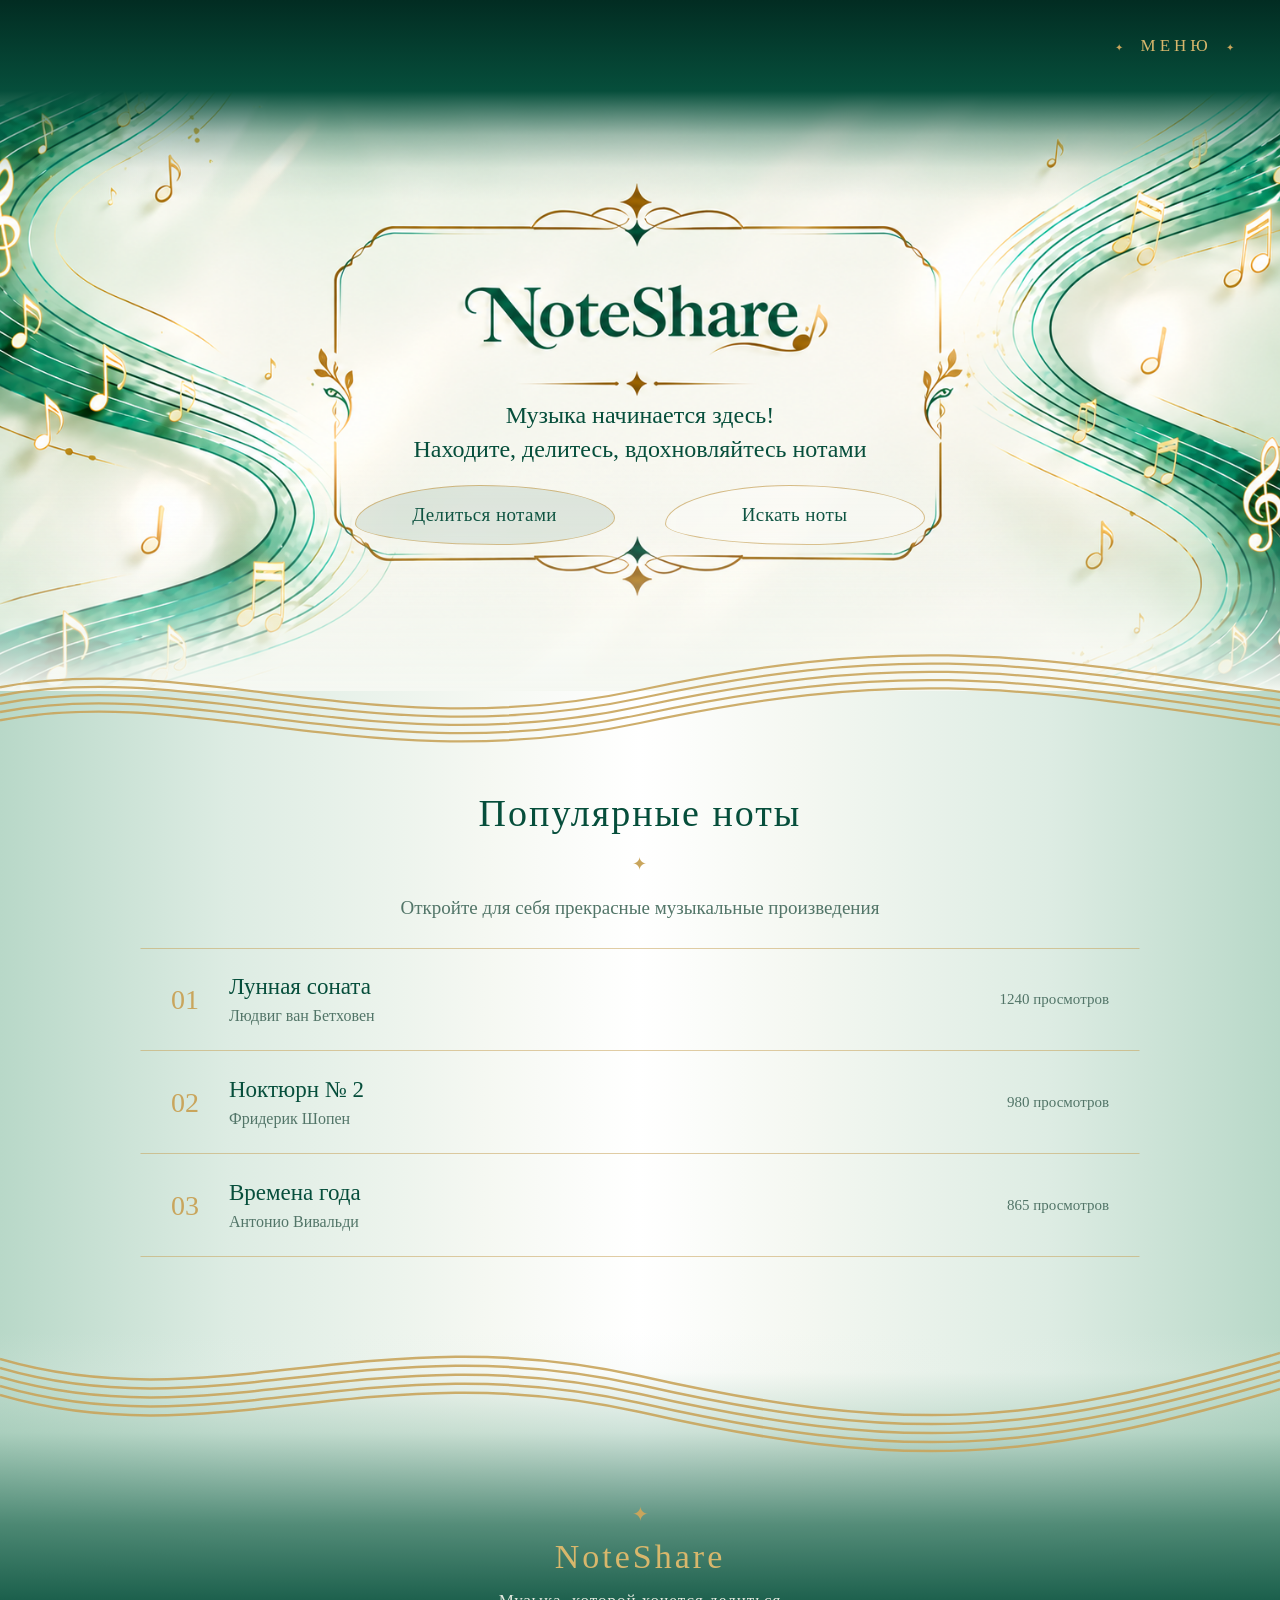
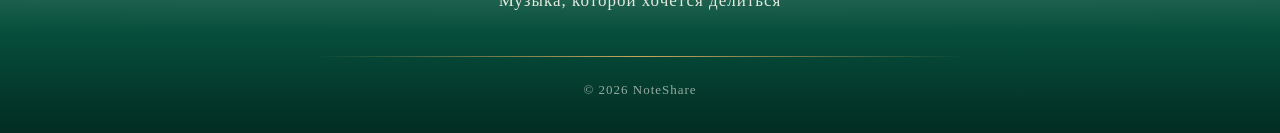
<file: web/index.html>
<!DOCTYPE html>
<html lang="ru">
<head>
    <meta charset="UTF-8">
    <meta name="viewport" content="width=device-width, initial-scale=1.0">
    <title>NoteShare - обмен нотами</title>
    <link rel="stylesheet" href="style.css">
</head>
<body>
    <header>
        <div class="menu-container">
            <button class="menu-toggle" type="button" aria-expanded="false">
                <span class="menu-label">МЕНЮ</span>
            </button>
            <nav class="drop_menu">
                <ul>
                    <li><a href="index.html">Главная</a></li>
                    <li><a href="#catalog">Галерея нот</a></li>
                    <li><a href="#composers">Композиторы</a></li>
                    <li><a href="#about">О проекте</a></li>
                </ul>
            </nav>
        </div>
    </header>
    <main>
        <section class="hero" id="home">
            <div class="hero-content">
                <p>Музыка начинается здесь!</p>
                <p>Находите, делитесь, вдохновляйтесь нотами</p>
                <div class="hero-buttons">
                    <a href="#upload" class="btn btn-upload">Делиться нотами</a>
                    <a href="#search" class="btn btn-search">Искать ноты</a>
                </div>
            </div>
        </section>
        <section class="popular-notes" id="catalog">
            <h2>Популярные ноты</h2>

            <p class="section-description">
                Откройте для себя прекрасные музыкальные произведения
            </p>
            <div class="popular-list">

                <article class="popular-item">
                    <span class="popular-number">01</span>
                    <div class="popular-info">
                        <h3>Лунная соната</h3>
                        <p>Людвиг ван Бетховен</p>
                    </div>
                    <span class="popular-views">1240 просмотров</span>
                </article>

                <article class="popular-item">
                    <span class="popular-number">02</span>
                    <div class="popular-info">
                        <h3>Ноктюрн № 2</h3>
                        <p>Фридерик Шопен</p>
                    </div>
                    <span class="popular-views">980 просмотров</span>
                </article>

                <article class="popular-item">
                    <span class="popular-number">03</span>
                    <div class="popular-info">
                        <h3>Времена года</h3>
                        <p>Антонио Вивальди</p>
                    </div>
                    <span class="popular-views">865 просмотров</span>
                </article>
            </div>
        </section>
    </main>
    <footer class="footer">
        <div class="footer-content">
            <div class="footer-decoration">✦</div>

            <h2>NoteShare</h2>

            <p class="footer-description">
                Музыка, которой хочется делиться
            </p>

            <div class="footer-line"></div>

            <p class="footer-copyright">
                © 2026 NoteShare
            </p>
        </div>
    </footer>
</body>
</html>
</file>
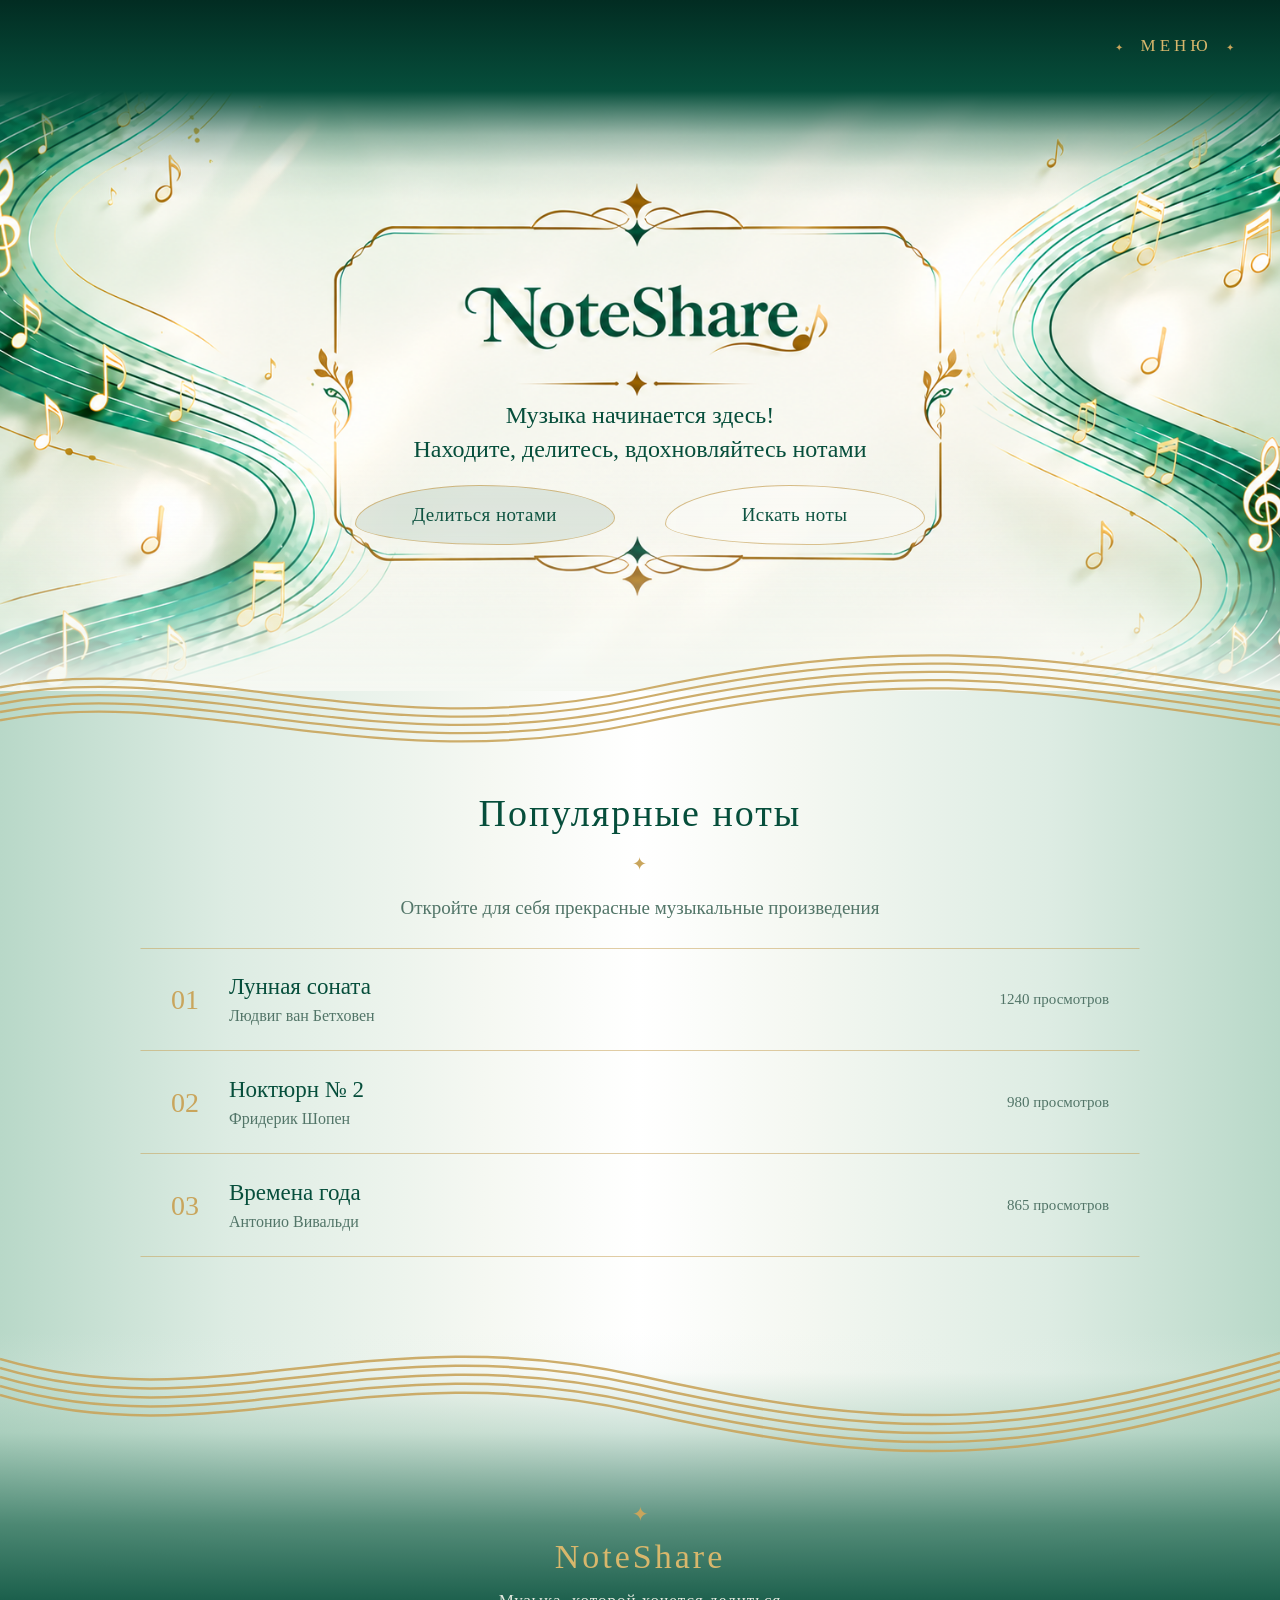
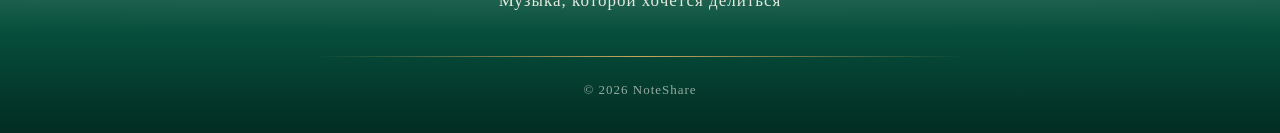
<file: web/output.html>
<!DOCTYPE html>
<html lang="ru">
<head>
    <meta charset="UTF-8">
    <meta name="viewport" content="width=device-width, initial-scale=1.0">
    <title>NoteShare - обмен нотами</title>
    <link rel="stylesheet" href="style.css">
</head>
<body><header><div class="menu-container"><button class="menu-toggle" type="button" aria-expanded="false"><span class="menu-label">МЕНЮ</span></button><nav class="drop_menu"><ul><li><a href="index.html">Главная</a></li><li><a href="#catalog">Галерея нот</a></li><li><a href="#composers">Композиторы</a></li><li><a href="#about">О проекте</a></li></ul></nav></div></header><main><section class="hero" id="home"><div class="hero-content"><p>Музыка начинается здесь!</p><p>Находите, делитесь, вдохновляйтесь нотами</p><div class="hero-buttons"><a href="#upload" class="btn btn-upload">Делиться нотами</a><a href="#search" class="btn btn-search">Искать ноты</a></div></div></section><section class="popular-notes" id="catalog"><h2>Популярные ноты</h2><p class="section-description">Откройте для себя прекрасные музыкальные произведения</p><div class="popular-list"><article class="popular-item"><span class="popular-number">01</span><div class="popular-info"><h3>Лунная соната</h3><p>Людвиг ван Бетховен</p></div><span class="popular-views">1240 просмотров</span></article><article class="popular-item"><span class="popular-number">02</span><div class="popular-info"><h3>Ноктюрн № 2</h3><p>Фридерик Шопен</p></div><span class="popular-views">980 просмотров</span></article><article class="popular-item"><span class="popular-number">03</span><div class="popular-info"><h3>Времена года</h3><p>Антонио Вивальди</p></div><span class="popular-views">865 просмотров</span></article></div></section></main><footer class="footer"><div class="footer-content"><div class="footer-decoration">✦</div><h2>NoteShare</h2><p class="footer-description">Музыка, которой хочется делиться</p><div class="footer-line"></div><p class="footer-copyright">© 2026 NoteShare</p></div></footer></body>
</html>
</file>
<file: web/style.css>
header {
    position: relative;
    z-index: 10;

    padding: 24px 55px 23px;

    background: linear-gradient(
        to bottom,
        #022C22 0%,
        #064E3B 100%
    );
}
.menu-container {
    position: relative;
    width: fit-content;
    margin-left: auto;
    margin-right: -4%;
}
.menu-toggle {
    display: flex;
    align-items: center;
    justify-content: center;
    background: transparent;
    border: none;
    padding: 12px 20px;
    cursor: pointer;
}

.menu-label {
    color: #D8B76C;
    font-family: Georgia, serif;
    font-size: 17px;
    font-weight: 400;
    letter-spacing: 4px;
    transition: all 0.3s ease;
}

.menu-label::before,
.menu-label::after {
    content: "✦";
    font-size: 10px;
    margin: 0 14px;
    color: #C9A55C;
}

.menu-toggle:hover .menu-label {
    color: #FFF1C7;
    text-shadow: 0 0 12px rgba(201, 165, 92, 0.65);
}
.drop_menu {
    position: absolute;
    top: 50%;
    right: 190px;

    width: max-content;
    padding: 0;

    background: transparent;
    border: none;
    box-shadow: none;

    opacity: 0;
    visibility: hidden;
    transform: translateY(-50%) translateX(20px);

    transition: opacity 0.3s ease,
                transform 0.3s ease,
                visibility 0.3s ease;
}
.menu-container:hover .drop_menu,
.menu-container:focus-within .drop_menu {
    opacity: 1;
    visibility: visible;
    transform: translateY(-50%) translateX(0);
}
.drop_menu ul {
    display: flex;
    flex-direction: row;
    gap: 20px;
    list-style: none;
    padding: 0;
    margin: 0;
}
.drop_menu a {
    display: inline-block;

    color: #D8B76C;
    text-decoration: none;
    font-family: Georgia, serif;
    font-size: 16px;
    letter-spacing: 1px;

    padding: 9px 16px;

    border: 1px solid transparent;
    border-radius: 48% 52% 45% 55% / 65% 55% 45% 35%;

    transition: all 0.3s ease;
}

.drop_menu a:hover {
    color: #FFF1C7;

    border-color: rgba(201, 165, 92, 0.75);

    background: rgba(201, 165, 92, 0.08);

    text-shadow: 0 0 10px rgba(201, 165, 92, 0.6);

    box-shadow: 0 0 12px rgba(201, 165, 92, 0.2);
}
body {
    margin: 0;
    padding: 0;
}
.hero {
    background-image: url("images/hero-main.png");
    background-size: cover;
    background-position: center;
    background-repeat: no-repeat;
    min-height: 600px;
    display: flex;
    justify-content: center;
    align-items: center;
    position: relative;
}

.hero::before {
    content: "";
    position: absolute;
    top: 0;
    left: 0;
    right: 0;
    height: 110px;

    background: linear-gradient(
        to bottom,
        #064E3B 0%,
        rgba(6, 78, 59, 0.75) 15%,
        rgba(6, 78, 59, 0.35) 40%,
        rgba(6, 78, 59, 0.08) 70%,
        transparent 100%
    );
    pointer-events: none;
}
.hero-content {
    text-align: center;
    background-color: transparent;
    border: none;
    padding: 0;
    max-width: 700px;
    transform: translateY(80px);
}
.hero-content p {
    color: #064E3B;
    font-size: 24px;
    font-weight: 400;
    line-height: 1.3;
    margin: 3px 0;
}
.hero-buttons {
    display: flex;
    justify-content: center;
    align-items: center;
    gap: 50px;
    margin-top: 20px;
}
.btn {
    display: inline-block;
    padding: 18px 35px;
    min-width: 260px;
    box-sizing: border-box;
    text-align: center;
    border: 1px solid rgba(201,165,92,0.75);
    border-radius: 48% 52% 45% 55% / 65% 55% 45% 35%;
    text-decoration: none;
    font-size: 19px;
    font-weight: 400;
    letter-spacing: 0.4px;
    box-shadow: none;
    backdrop-filter: blur(6px);
    transition: all 0.3s ease;
}
.btn-upload {
    background: rgba(6, 78, 59, 0.10);
    color: #064E3B;
}
.btn-search {
    background: rgba(255, 255, 255, 0.35);
    color: #064E3B;
}
.btn:hover {
    background: rgba(201, 165, 92, 0.16);
    border-color: #C9A55C;
    transform: translateY(-3px);
    box-shadow: 0 4px rgba(6, 78, 59, 0.08);
}
.popular-notes {
    padding: 45px 40px 100px;
    text-align: center;

    background: linear-gradient(
        to right,
        #B8D8C8 0%,
        #DDECE3 18%,
        #F5F8F2 38%,
        #FFFFFF 50%,
        #F5F8F2 62%,
        #DDECE3 82%,
        #B8D8C8 100%
    );
}

.popular-notes h2 {
    margin: 0;

    color: #064E3B;
    font-family: Georgia, serif;
    font-size: 38px;
    font-weight: 400;
    letter-spacing: 2px;
}

.popular-notes h2::after {
    content: "✦";
    display: block;

    margin: 18px auto;
    color: #C9A55C;
    font-size: 18px;
}

.section-description {
    color: #527568;
    font-family: Georgia, serif;
    font-size: 19px;
    line-height: 1.6;
    margin: 0;
}
.hero::after {
    content: "";
    position: absolute;

    bottom: 0;
    left: 0;
    width: 100%;
    height: 230px;

    background: linear-gradient(
        to bottom,
        rgba(245, 248, 242, 0) 0%,
        rgba(245, 248, 242, 0.04) 25%,
        rgba(245, 248, 242, 0.15) 45%,
        rgba(245, 248, 242, 0.40) 65%,
        rgba(245, 248, 242, 0.75) 85%,
        #F5F8F2 100%
    );

    pointer-events: none;
}
.popular-notes {
    isolation: isolate;
    position: relative;
    padding-top: 100px;
}

.popular-notes::before {
    content: "";
    position: absolute;

    top: -45px;
    left: 0;

    width: 100%;
    height: 110px;

    background-image: url("data:image/svg+xml,%3Csvg xmlns='http://www.w3.org/2000/svg' viewBox='0 0 1440 120' preserveAspectRatio='none'%3E%3Cg fill='none' stroke='%23C9A55C' stroke-width='2.5' opacity='0.9'%3E%3Cpath d='M0 45 C220 5 420 110 720 48 S1150 10 1440 50'/%3E%3Cpath d='M0 54 C220 14 420 119 720 57 S1150 19 1440 59'/%3E%3Cpath d='M0 63 C220 23 420 128 720 66 S1150 28 1440 68'/%3E%3Cpath d='M0 72 C220 32 420 137 720 75 S1150 37 1440 77'/%3E%3Cpath d='M0 81 C220 41 420 146 720 84 S1150 46 1440 86'/%3E%3C/g%3E%3C/svg%3E");

    background-size: 100% 100%;
    background-repeat: no-repeat;

    pointer-events: none;
    z-index: 2;
}
.popular-list {
    max-width: 1000px;
    margin: 25px auto 0;
    text-align: left;
}

.popular-item {
    display: flex;
    align-items: center;
    gap: 30px;
    padding: 25px 30px;

    background: transparent;

    border-top: 1px solid rgba(201, 165, 92, 0.55);
    border-bottom: 1px solid rgba(201, 165, 92, 0.55);
    border-left: 1px solid transparent;
    border-right: 1px solid transparent;

    border-radius: 0;

    transition:
        border-radius 0.8s cubic-bezier(0.22, 1, 0.36, 1),
        border-color 0.8s ease,
        background 0.8s ease;
}

.popular-item + .popular-item {
    border-top-color: transparent;
}

.popular-item:hover {
    border-top-color: rgba(201, 165, 92, 0.85);
    border-bottom-color: rgba(201, 165, 92, 0.85);
    border-left-color: rgba(201, 165, 92, 0.85);
    border-right-color: rgba(201, 165, 92, 0.85);

    border-radius: 50% / 50%;

    background: rgba(6, 78, 59, 0.05);
}

.popular-item:has(+ .popular-item:hover) {
    border-bottom-color: transparent;
}
.popular-number {
    color: #C9A55C;
    font-family: Georgia, serif;
    font-size: 28px;
}

.popular-info {
    flex: 1;
}

.popular-info h3 {
    margin: 0 0 7px;

    color: #064E3B;
    font-family: Georgia, serif;
    font-size: 23px;
    font-weight: 400;
}

.popular-info p {
    margin: 0;

    color: #527568;
    font-family: Georgia, serif;
    font-size: 16px;
}

.popular-views {
    color: #527568;
    font-family: Georgia, serif;
    font-size: 15px;
}
.popular-item:first-child {
    border-top: 1px solid rgba(201, 165, 92, 0.55);
}
.popular-item:last-child {
    border-bottom: 1px solid rgba(201, 165, 92, 0.55);
}

.footer {
    position: relative;
    isolation: isolate;

    margin-top: 0;
    padding: 170px 30px 35px;

    text-align: center;

    background: linear-gradient(
        to bottom,
        #F5F8F2 0%,
        #E5EFE8 8%,
        #C5DED1 18%,
        #9CC5B2 30%,
        #6B9E88 42%,
        #397A64 54%,
        #17634D 66%,
        #064E3B 80%,
        #022C22 100%
    );
}


.footer::before {
    content: "";

    position: absolute;
    top: 15px;
    left: 0;

    width: 100%;
    height: 120px;

    background-image: url("data:image/svg+xml,%3Csvg xmlns='http://www.w3.org/2000/svg' viewBox='0 0 1440 120' preserveAspectRatio='none'%3E%3Cg fill='none' stroke='%23C9A55C' stroke-width='2.5' opacity='0.9'%3E%3Cpath d='M0 12 C240 74 420 -31 720 29 S1160 79 1440 6'/%3E%3Cpath d='M0 21 C240 83 420 -22 720 38 S1160 88 1440 15'/%3E%3Cpath d='M0 30 C240 92 420 -13 720 47 S1160 97 1440 24'/%3E%3Cpath d='M0 39 C240 101 420 -4 720 56 S1160 106 1440 33'/%3E%3Cpath d='M0 48 C240 110 420 5 720 65 S1160 115 1440 42'/%3E%3C/g%3E%3C/svg%3E");

    background-size: 100% 100%;
    background-repeat: no-repeat;

    pointer-events: none;
}

.footer-content {
    position: relative;
    z-index: 1;
}

.footer-content {
    position: relative;
    z-index: 1;

    max-width: 1000px;
    margin: 0 auto;
}

.footer-decoration {
    color: #C9A55C;
    font-size: 20px;
    margin-bottom: 12px;
}

.footer h2 {
    color: #D8B76C;
    font-family: Georgia, serif;
    font-size: 34px;
    font-weight: 400;
    letter-spacing: 3px;
    margin: 0 0 15px;
}

.footer-description {
    color: #E4E9DF;
    font-family: Georgia, serif;
    font-size: 17px;
    letter-spacing: 1px;
    margin: 0;
}

.footer-line {
    width: 65%;
    height: 1px;
    margin: 45px auto 25px;

    background: linear-gradient(
        to right,
        transparent,
        #C9A55C,
        transparent
    );
}

.footer-copyright {
    color: rgba(228, 233, 223, 0.65);
    font-family: Georgia, serif;
    font-size: 13px;
    letter-spacing: 1px;
    margin: 0;
}
.popular-notes {
    padding-bottom: 75px;
}

.footer {
    background-image:
        linear-gradient(
            to bottom,
            rgba(245, 248, 242, 0) 0%,
            rgba(229, 239, 232, 0.15) 10%,
            rgba(156, 197, 178, 0.5) 25%,
            rgba(57, 122, 100, 0.85) 48%,
            #064E3B 75%,
            #022C22 100%
        ),
        linear-gradient(
            to right,
            #B8D8C8 0%,
            #DDECE3 18%,
            #F5F8F2 38%,
            #FFFFFF 50%,
            #F5F8F2 62%,
            #DDECE3 82%,
            #B8D8C8 100%
        );
}
</file>
